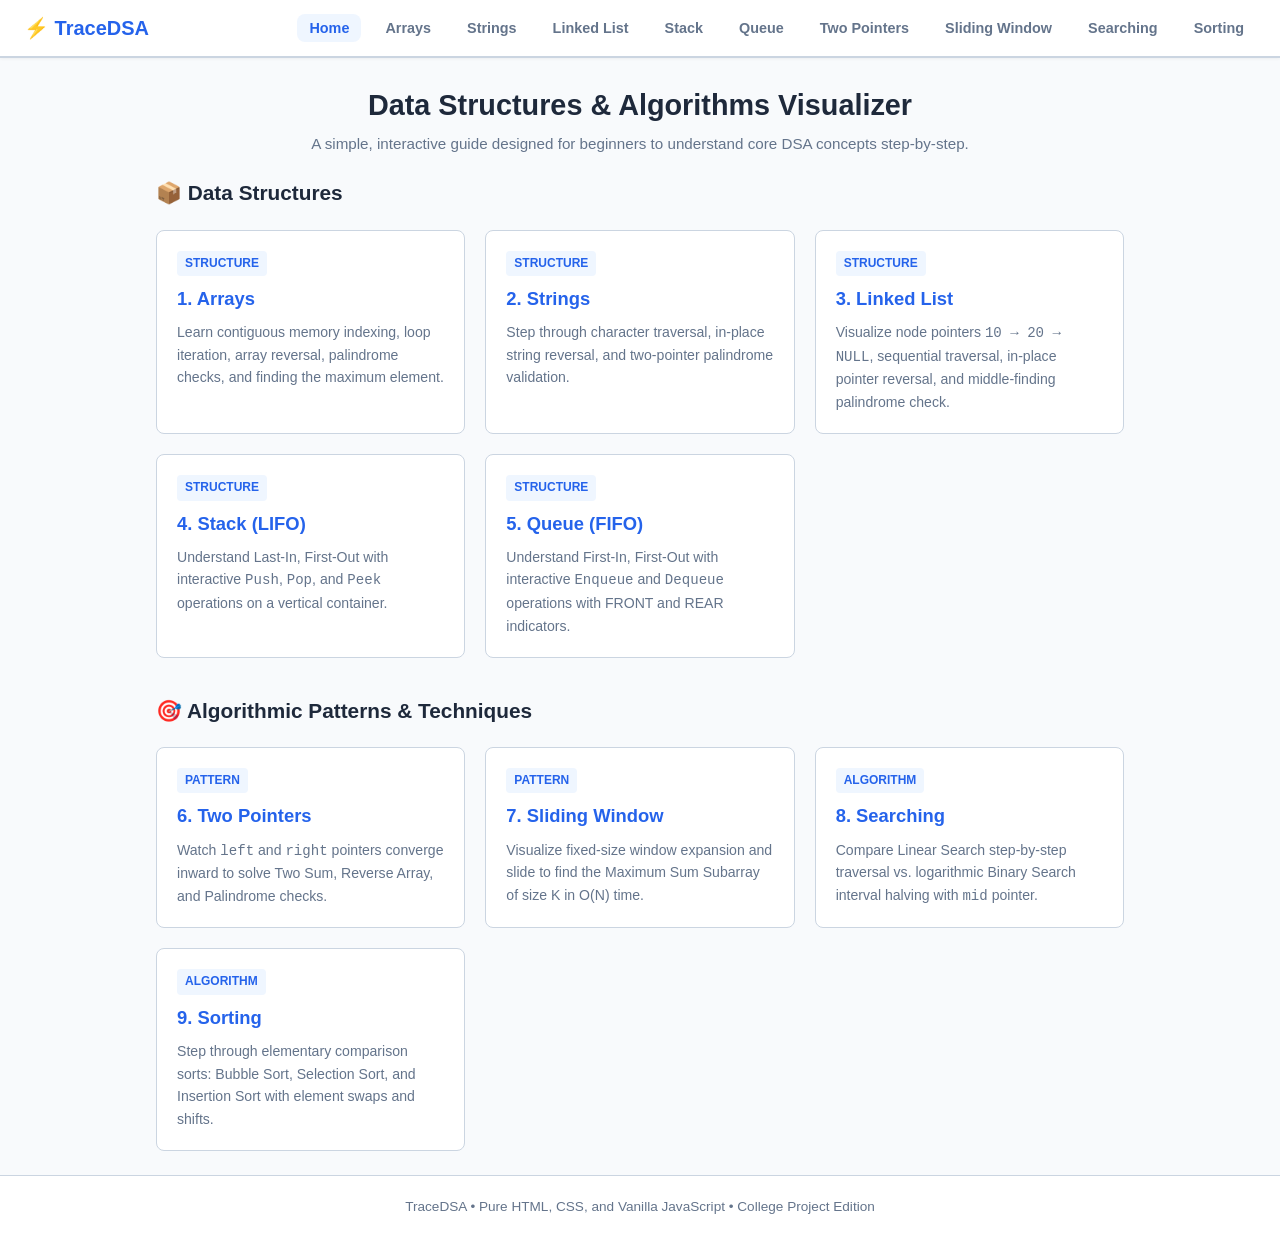
<file: index.html>
<!DOCTYPE html>
<html lang="en">
<head>
  <meta charset="UTF-8">
  <meta name="viewport" content="width=device-width, initial-scale=1.0">
  <title>TraceDSA - Learn Data Structures & Algorithms</title>
  <link rel="stylesheet" href="css/style.css">
</head>
<body>
  <!-- Navigation Header -->
  <header class="navbar">
    <a href="index.html" class="nav-brand">⚡ TraceDSA</a>
    <nav>
      <ul class="nav-links">
        <li><a href="index.html" class="active">Home</a></li>
        <li><a href="pages/arrays.html">Arrays</a></li>
        <li><a href="pages/strings.html">Strings</a></li>
        <li><a href="pages/linkedlist.html">Linked List</a></li>
        <li><a href="pages/stack.html">Stack</a></li>
        <li><a href="pages/queue.html">Queue</a></li>
        <li><a href="pages/twopointers.html">Two Pointers</a></li>
        <li><a href="pages/slidingwindow.html">Sliding Window</a></li>
        <li><a href="pages/searching.html">Searching</a></li>
        <li><a href="pages/sorting.html">Sorting</a></li>
      </ul>
    </nav>
  </header>

  <!-- Main Content -->
  <main class="container">
    <div class="page-header">
      <h1>Data Structures & Algorithms Visualizer</h1>
      <p>A simple, interactive guide designed for beginners to understand core DSA concepts step-by-step.</p>
    </div>

    <!-- Data Structures Section -->
    <section>
      <h2 style="margin-bottom: 12px; font-size: 1.3rem;">📦 Data Structures</h2>
      <div class="dashboard-grid">
        <a href="pages/arrays.html" class="topic-card">
          <span class="topic-tag">Structure</span>
          <h3>1. Arrays</h3>
          <p>Learn contiguous memory indexing, loop iteration, array reversal, palindrome checks, and finding the maximum element.</p>
        </a>

        <a href="pages/strings.html" class="topic-card">
          <span class="topic-tag">Structure</span>
          <h3>2. Strings</h3>
          <p>Step through character traversal, in-place string reversal, and two-pointer palindrome validation.</p>
        </a>

        <a href="pages/linkedlist.html" class="topic-card">
          <span class="topic-tag">Structure</span>
          <h3>3. Linked List</h3>
          <p>Visualize node pointers <code>10 → 20 → NULL</code>, sequential traversal, in-place pointer reversal, and middle-finding palindrome check.</p>
        </a>

        <a href="pages/stack.html" class="topic-card">
          <span class="topic-tag">Structure</span>
          <h3>4. Stack (LIFO)</h3>
          <p>Understand Last-In, First-Out with interactive <code>Push</code>, <code>Pop</code>, and <code>Peek</code> operations on a vertical container.</p>
        </a>

        <a href="pages/queue.html" class="topic-card">
          <span class="topic-tag">Structure</span>
          <h3>5. Queue (FIFO)</h3>
          <p>Understand First-In, First-Out with interactive <code>Enqueue</code> and <code>Dequeue</code> operations with FRONT and REAR indicators.</p>
        </a>
      </div>
    </section>

    <!-- Algorithmic Patterns Section -->
    <section style="margin-top: 36px;">
      <h2 style="margin-bottom: 12px; font-size: 1.3rem;">🎯 Algorithmic Patterns & Techniques</h2>
      <div class="dashboard-grid">
        <a href="pages/twopointers.html" class="topic-card">
          <span class="topic-tag">Pattern</span>
          <h3>6. Two Pointers</h3>
          <p>Watch <code>left</code> and <code>right</code> pointers converge inward to solve Two Sum, Reverse Array, and Palindrome checks.</p>
        </a>

        <a href="pages/slidingwindow.html" class="topic-card">
          <span class="topic-tag">Pattern</span>
          <h3>7. Sliding Window</h3>
          <p>Visualize fixed-size window expansion and slide to find the Maximum Sum Subarray of size K in O(N) time.</p>
        </a>

        <a href="pages/searching.html" class="topic-card">
          <span class="topic-tag">Algorithm</span>
          <h3>8. Searching</h3>
          <p>Compare Linear Search step-by-step traversal vs. logarithmic Binary Search interval halving with <code>mid</code> pointer.</p>
        </a>

        <a href="pages/sorting.html" class="topic-card">
          <span class="topic-tag">Algorithm</span>
          <h3>9. Sorting</h3>
          <p>Step through elementary comparison sorts: Bubble Sort, Selection Sort, and Insertion Sort with element swaps and shifts.</p>
        </a>
      </div>
    </section>
  </main>

  <footer>
    <p>TraceDSA &bull; Pure HTML, CSS, and Vanilla JavaScript &bull; College Project Edition</p>
  </footer>
</body>
</html>
</file>
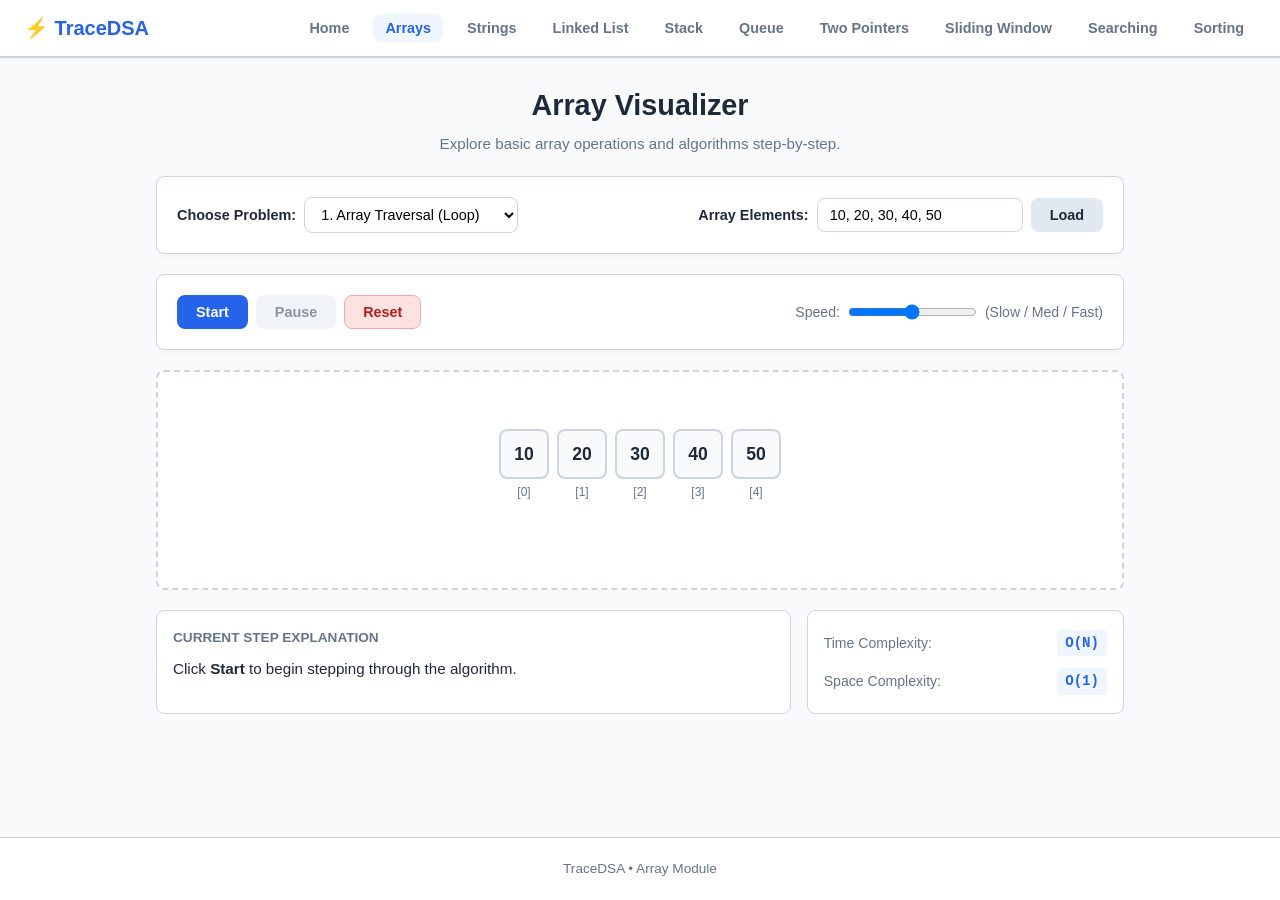
<file: pages/arrays.html>
<!DOCTYPE html>
<html lang="en">
<head>
  <meta charset="UTF-8">
  <meta name="viewport" content="width=device-width, initial-scale=1.0">
  <title>Array Visualizer - TraceDSA</title>
  <link rel="stylesheet" href="../css/style.css">
</head>
<body>
  <!-- Navigation Header -->
  <header class="navbar">
    <a href="../index.html" class="nav-brand">⚡ TraceDSA</a>
    <nav>
      <ul class="nav-links">
        <li><a href="../index.html">Home</a></li>
        <li><a href="arrays.html" class="active">Arrays</a></li>
        <li><a href="strings.html">Strings</a></li>
        <li><a href="linkedlist.html">Linked List</a></li>
        <li><a href="stack.html">Stack</a></li>
        <li><a href="queue.html">Queue</a></li>
        <li><a href="twopointers.html">Two Pointers</a></li>
        <li><a href="slidingwindow.html">Sliding Window</a></li>
        <li><a href="searching.html">Searching</a></li>
        <li><a href="sorting.html">Sorting</a></li>
      </ul>
    </nav>
  </header>

  <main class="container">
    <div class="page-header">
      <h1>Array Visualizer</h1>
      <p>Explore basic array operations and algorithms step-by-step.</p>
    </div>

    <!-- Inputs & Operation Selection -->
    <div class="card input-section">
      <div class="form-group">
        <label for="problemSelect">Choose Problem:</label>
        <select id="problemSelect">
          <option value="traversal">1. Array Traversal (Loop)</option>
          <option value="reverse">2. Reverse Array</option>
          <option value="palindrome">3. Palindrome Array</option>
          <option value="maxElement">4. Find Maximum Element</option>
        </select>
      </div>

      <div class="form-group">
        <label for="arrayInput">Array Elements:</label>
        <input type="text" id="arrayInput" value="10, 20, 30, 40, 50" placeholder="e.g. 10, 20, 30, 40, 50">
        <button class="btn btn-secondary" id="btnLoad">Load</button>
      </div>
    </div>

    <!-- Controls Bar -->
    <div class="card controls-section">
      <div class="btn-group">
        <button class="btn btn-primary" id="btnStart">Start</button>
        <button class="btn btn-secondary" id="btnPause" disabled>Pause</button>
        <button class="btn btn-danger" id="btnReset">Reset</button>
      </div>

      <div class="speed-control">
        <label for="speedSlider">Speed:</label>
        <input type="range" id="speedSlider" min="1" max="3" value="2" step="1">
        <span>(Slow / Med / Fast)</span>
      </div>
    </div>

    <!-- Visualization Canvas -->
    <div class="canvas-area" id="canvasArea">
      <!-- Array boxes rendered dynamically here -->
    </div>

    <!-- Step Info & Complexity -->
    <div class="info-grid">
      <div class="step-card">
        <h4>Current Step Explanation</h4>
        <div class="step-text" id="stepInfo">Click <strong>Start</strong> to begin stepping through the algorithm.</div>
        <div id="resultInfo" class="result-badge" style="display: none;"></div>
      </div>

      <div class="complexity-card">
        <div class="comp-item">
          <span>Time Complexity:</span>
          <span class="comp-badge" id="timeComp">O(N)</span>
        </div>
        <div class="comp-item">
          <span>Space Complexity:</span>
          <span class="comp-badge" id="spaceComp">O(1)</span>
        </div>
      </div>
    </div>
  </main>

  <footer>
    <p>TraceDSA &bull; Array Module</p>
  </footer>

  <script src="../js/common.js"></script>
  <script src="../js/arrays.js"></script>
</body>
</html>
</file>
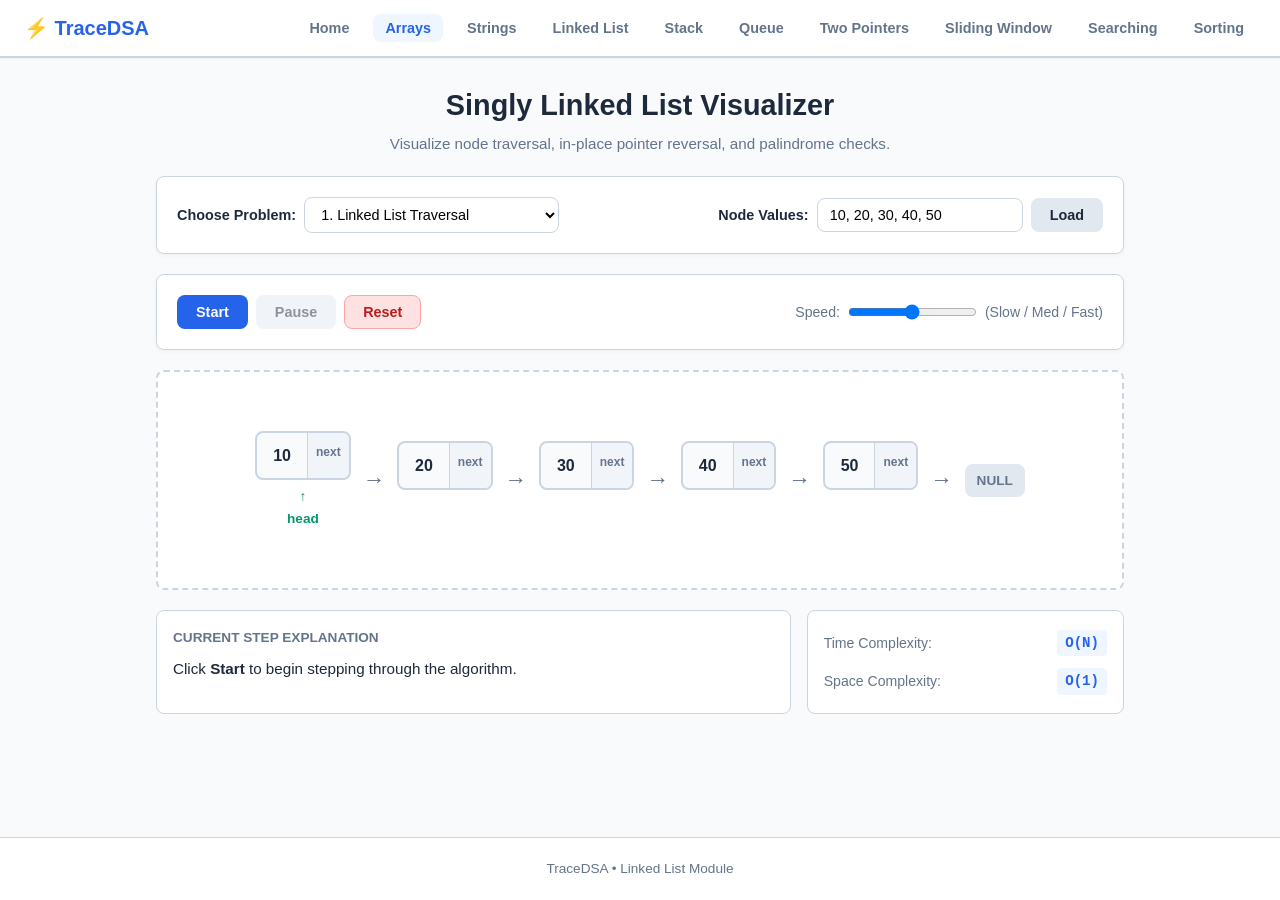
<file: pages/linkedlist.html>
<!DOCTYPE html>
<html lang="en">
<head>
  <meta charset="UTF-8">
  <meta name="viewport" content="width=device-width, initial-scale=1.0">
  <title>Linked List Visualizer - TraceDSA</title>
  <link rel="stylesheet" href="../css/style.css">
</head>
<body>
  <header class="navbar">
    <a href="../index.html" class="nav-brand">⚡ TraceDSA</a>
    <nav>
      <ul class="nav-links">
        <li><a href="../index.html">Home</a></li>
         <li><a href="arrays.html" class="active">Arrays</a></li>
        <li><a href="strings.html">Strings</a></li>
        <li><a href="linkedlist.html">Linked List</a></li>
        <li><a href="stack.html">Stack</a></li>
        <li><a href="queue.html">Queue</a></li>
        <li><a href="twopointers.html">Two Pointers</a></li>
        <li><a href="slidingwindow.html">Sliding Window</a></li>
        <li><a href="searching.html">Searching</a></li>
        <li><a href="sorting.html">Sorting</a></li>
      </ul>
    </nav>
  </header>

  <main class="container">
    <div class="page-header">
      <h1>Singly Linked List Visualizer</h1>
      <p>Visualize node traversal, in-place pointer reversal, and palindrome checks.</p>
    </div>

    <div class="card input-section">
      <div class="form-group">
        <label for="problemSelect">Choose Problem:</label>
        <select id="problemSelect">
          <option value="traversal">1. Linked List Traversal</option>
          <option value="reverse">2. Reverse Linked List (In-Place)</option>
          <option value="palindrome">3. Palindrome Linked List</option>
        </select>
      </div>

      <div class="form-group">
        <label for="llInput">Node Values:</label>
        <input type="text" id="llInput" value="10, 20, 30, 40, 50" placeholder="e.g. 10, 20, 30, 40">
        <button class="btn btn-secondary" id="btnLoad">Load</button>
      </div>
    </div>

    <div class="card controls-section">
      <div class="btn-group">
        <button class="btn btn-primary" id="btnStart">Start</button>
        <button class="btn btn-secondary" id="btnPause" disabled>Pause</button>
        <button class="btn btn-danger" id="btnReset">Reset</button>
      </div>

      <div class="speed-control">
        <label for="speedSlider">Speed:</label>
        <input type="range" id="speedSlider" min="1" max="3" value="2" step="1">
        <span>(Slow / Med / Fast)</span>
      </div>
    </div>

    <div class="canvas-area" id="canvasArea">
      <!-- Linked list nodes rendered dynamically here -->
    </div>

    <div class="info-grid">
      <div class="step-card">
        <h4>Current Step Explanation</h4>
        <div class="step-text" id="stepInfo">Click <strong>Start</strong> to begin stepping through the algorithm.</div>
        <div id="resultInfo" class="result-badge" style="display: none;"></div>
      </div>

      <div class="complexity-card">
        <div class="comp-item">
          <span>Time Complexity:</span>
          <span class="comp-badge" id="timeComp">O(N)</span>
        </div>
        <div class="comp-item">
          <span>Space Complexity:</span>
          <span class="comp-badge" id="spaceComp">O(1)</span>
        </div>
      </div>
    </div>
  </main>

  <footer>
    <p>TraceDSA &bull; Linked List Module</p>
  </footer>

  <script src="../js/common.js"></script>
  <script src="../js/linkedlist.js"></script>
</body>
</html>
</file>
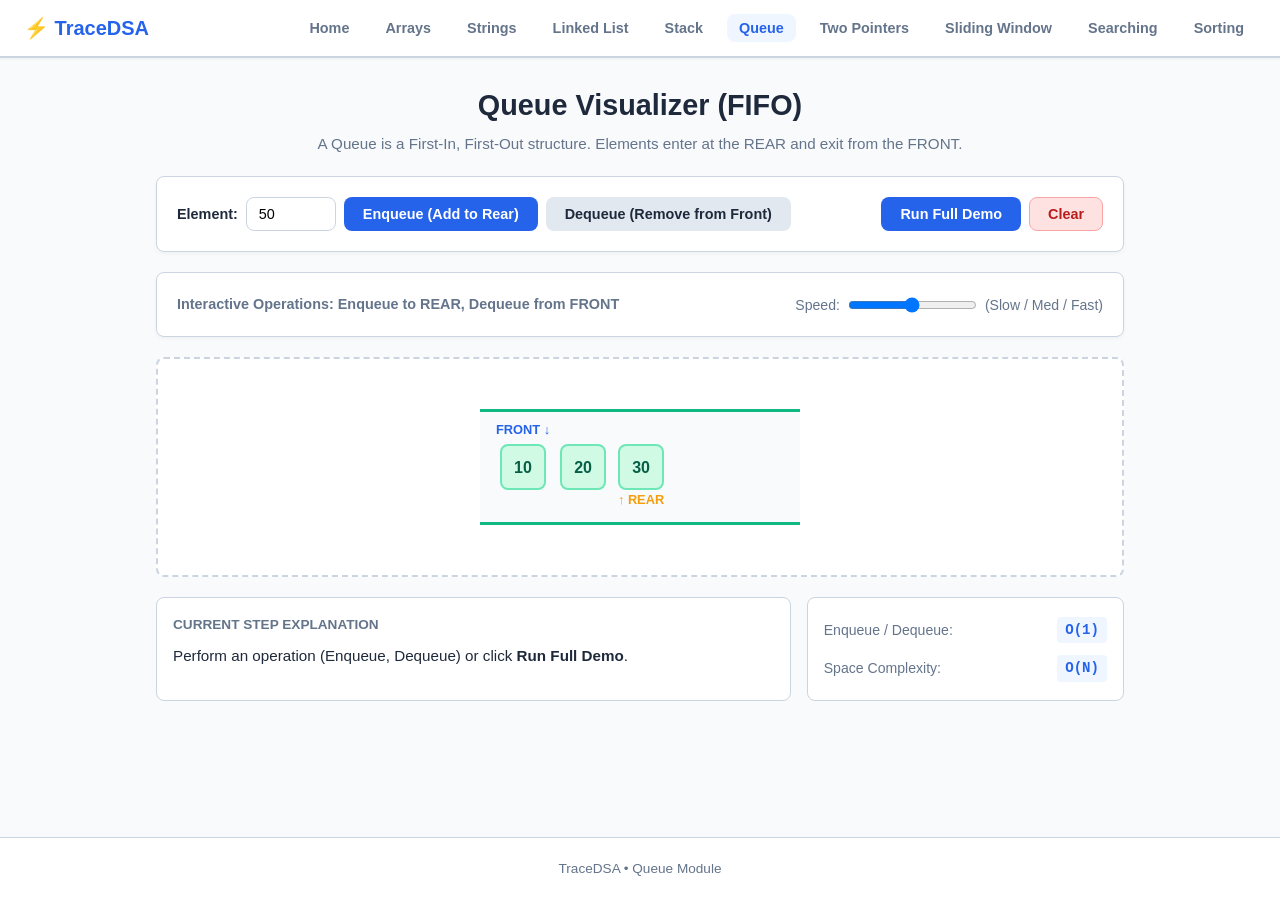
<file: pages/queue.html>
<!DOCTYPE html>
<html lang="en">
<head>
  <meta charset="UTF-8">
  <meta name="viewport" content="width=device-width, initial-scale=1.0">
  <title>Queue Visualizer - TraceDSA</title>
  <link rel="stylesheet" href="../css/style.css">
</head>
<body>
  <header class="navbar">
    <a href="../index.html" class="nav-brand">⚡ TraceDSA</a>
    <nav>
      <ul class="nav-links">
        <li><a href="../index.html">Home</a></li>
        <li><a href="arrays.html">Arrays</a></li>
        <li><a href="strings.html">Strings</a></li>
        <li><a href="linkedlist.html">Linked List</a></li>
        <li><a href="stack.html">Stack</a></li>
        <li><a href="queue.html" class="active">Queue</a></li>
        <li><a href="twopointers.html">Two Pointers</a></li>
        <li><a href="slidingwindow.html">Sliding Window</a></li>
        <li><a href="searching.html">Searching</a></li>
        <li><a href="sorting.html">Sorting</a></li>
      </ul>
    </nav>
  </header>

  <main class="container">
    <div class="page-header">
      <h1>Queue Visualizer (FIFO)</h1>
      <p>A Queue is a First-In, First-Out structure. Elements enter at the REAR and exit from the FRONT.</p>
    </div>

    <!-- Operations & Input -->
    <div class="card input-section">
      <div class="form-group">
        <label for="queueItemInput">Element:</label>
        <input type="number" id="queueItemInput" value="50" style="width: 90px;" placeholder="val">
        <button class="btn btn-primary" id="btnEnqueue">Enqueue (Add to Rear)</button>
        <button class="btn btn-secondary" id="btnDequeue">Dequeue (Remove from Front)</button>
      </div>

      <div class="form-group">
        <button class="btn btn-primary" id="btnStartDemo">Run Full Demo</button>
        <button class="btn btn-danger" id="btnClearQueue">Clear</button>
      </div>
    </div>

    <div class="card controls-section">
      <div class="btn-group">
        <span style="font-weight: 600; font-size: 0.9rem; color: var(--text-muted);">Interactive Operations: Enqueue to REAR, Dequeue from FRONT</span>
      </div>

      <div class="speed-control">
        <label for="speedSlider">Speed:</label>
        <input type="range" id="speedSlider" min="1" max="3" value="2" step="1">
        <span>(Slow / Med / Fast)</span>
      </div>
    </div>

    <!-- Canvas area with horizontal pipe and FRONT / REAR pointers -->
    <div class="canvas-area" id="canvasArea" style="min-height: 220px;">
      <!-- Queue pipe and indicators dynamically rendered here -->
    </div>

    <div class="info-grid">
      <div class="step-card">
        <h4>Current Step Explanation</h4>
        <div class="step-text" id="stepInfo">Perform an operation (Enqueue, Dequeue) or click <strong>Run Full Demo</strong>.</div>
        <div id="resultInfo" class="result-badge" style="display: none;"></div>
      </div>

      <div class="complexity-card">
        <div class="comp-item">
          <span>Enqueue / Dequeue:</span>
          <span class="comp-badge">O(1)</span>
        </div>
        <div class="comp-item">
          <span>Space Complexity:</span>
          <span class="comp-badge">O(N)</span>
        </div>
      </div>
    </div>
  </main>

  <footer>
    <p>TraceDSA &bull; Queue Module</p>
  </footer>

  <script src="../js/common.js"></script>
  <script src="../js/queue.js"></script>
</body>
</html>
</file>
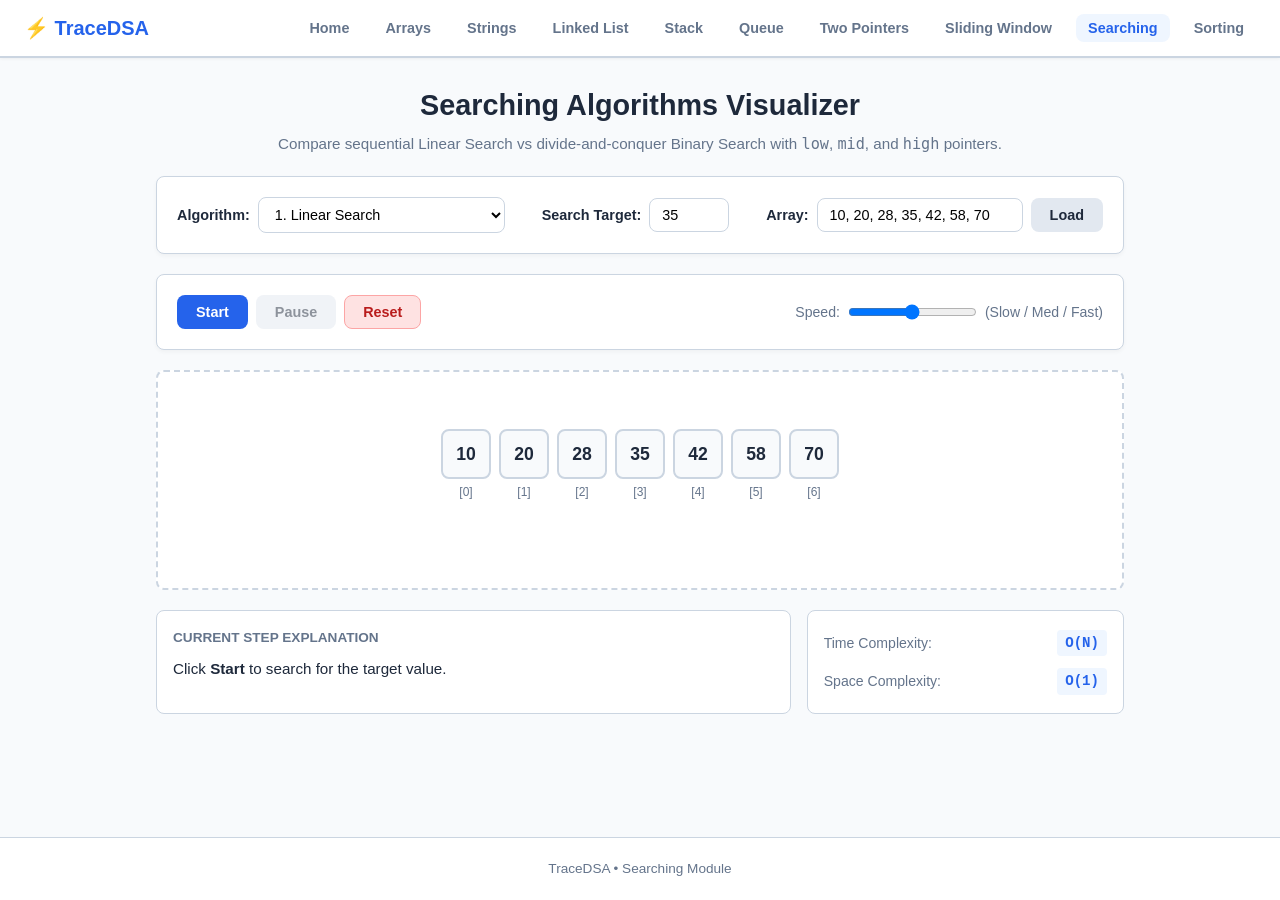
<file: pages/searching.html>
<!DOCTYPE html>
<html lang="en">
<head>
  <meta charset="UTF-8">
  <meta name="viewport" content="width=device-width, initial-scale=1.0">
  <title>Searching Visualizer - TraceDSA</title>
  <link rel="stylesheet" href="../css/style.css">
</head>
<body>
  <header class="navbar">
    <a href="../index.html" class="nav-brand">⚡ TraceDSA</a>
    <nav>
      <ul class="nav-links">
        <li><a href="../index.html">Home</a></li>
        <li><a href="arrays.html">Arrays</a></li>
        <li><a href="strings.html">Strings</a></li>
        <li><a href="linkedlist.html">Linked List</a></li>
        <li><a href="stack.html">Stack</a></li>
        <li><a href="queue.html">Queue</a></li>
        <li><a href="twopointers.html">Two Pointers</a></li>
        <li><a href="slidingwindow.html">Sliding Window</a></li>
        <li><a href="searching.html" class="active">Searching</a></li>
        <li><a href="sorting.html">Sorting</a></li>
      </ul>
    </nav>
  </header>

  <main class="container">
    <div class="page-header">
      <h1>Searching Algorithms Visualizer</h1>
      <p>Compare sequential Linear Search vs divide-and-conquer Binary Search with <code>low</code>, <code>mid</code>, and <code>high</code> pointers.</p>
    </div>

    <div class="card input-section">
      <div class="form-group">
        <label for="algorithmSelect">Algorithm:</label>
        <select id="algorithmSelect">
          <option value="linear">1. Linear Search</option>
          <option value="binary">2. Binary Search (Sorted Array)</option>
        </select>
      </div>

      <div class="form-group">
        <label for="targetInput">Search Target:</label>
        <input type="number" id="targetInput" value="35" style="width: 80px;">
      </div>

      <div class="form-group">
        <label for="arrayInput">Array:</label>
        <input type="text" id="arrayInput" value="10, 20, 28, 35, 42, 58, 70" placeholder="e.g. 10, 20, 35, 42">
        <button class="btn btn-secondary" id="btnLoad">Load</button>
      </div>
    </div>

    <div class="card controls-section">
      <div class="btn-group">
        <button class="btn btn-primary" id="btnStart">Start</button>
        <button class="btn btn-secondary" id="btnPause" disabled>Pause</button>
        <button class="btn btn-danger" id="btnReset">Reset</button>
      </div>

      <div class="speed-control">
        <label for="speedSlider">Speed:</label>
        <input type="range" id="speedSlider" min="1" max="3" value="2" step="1">
        <span>(Slow / Med / Fast)</span>
      </div>
    </div>

    <div class="canvas-area" id="canvasArea">
      <!-- Search visualization canvas -->
    </div>

    <div class="info-grid">
      <div class="step-card">
        <h4>Current Step Explanation</h4>
        <div class="step-text" id="stepInfo">Click <strong>Start</strong> to search for the target.</div>
        <div id="resultInfo" class="result-badge" style="display: none;"></div>
      </div>

      <div class="complexity-card">
        <div class="comp-item">
          <span>Time Complexity:</span>
          <span class="comp-badge" id="timeComp">O(N)</span>
        </div>
        <div class="comp-item">
          <span>Space Complexity:</span>
          <span class="comp-badge" id="spaceComp">O(1)</span>
        </div>
      </div>
    </div>
  </main>

  <footer>
    <p>TraceDSA &bull; Searching Module</p>
  </footer>

  <script src="../js/common.js"></script>
  <script src="../js/searching.js"></script>
</body>
</html>
</file>
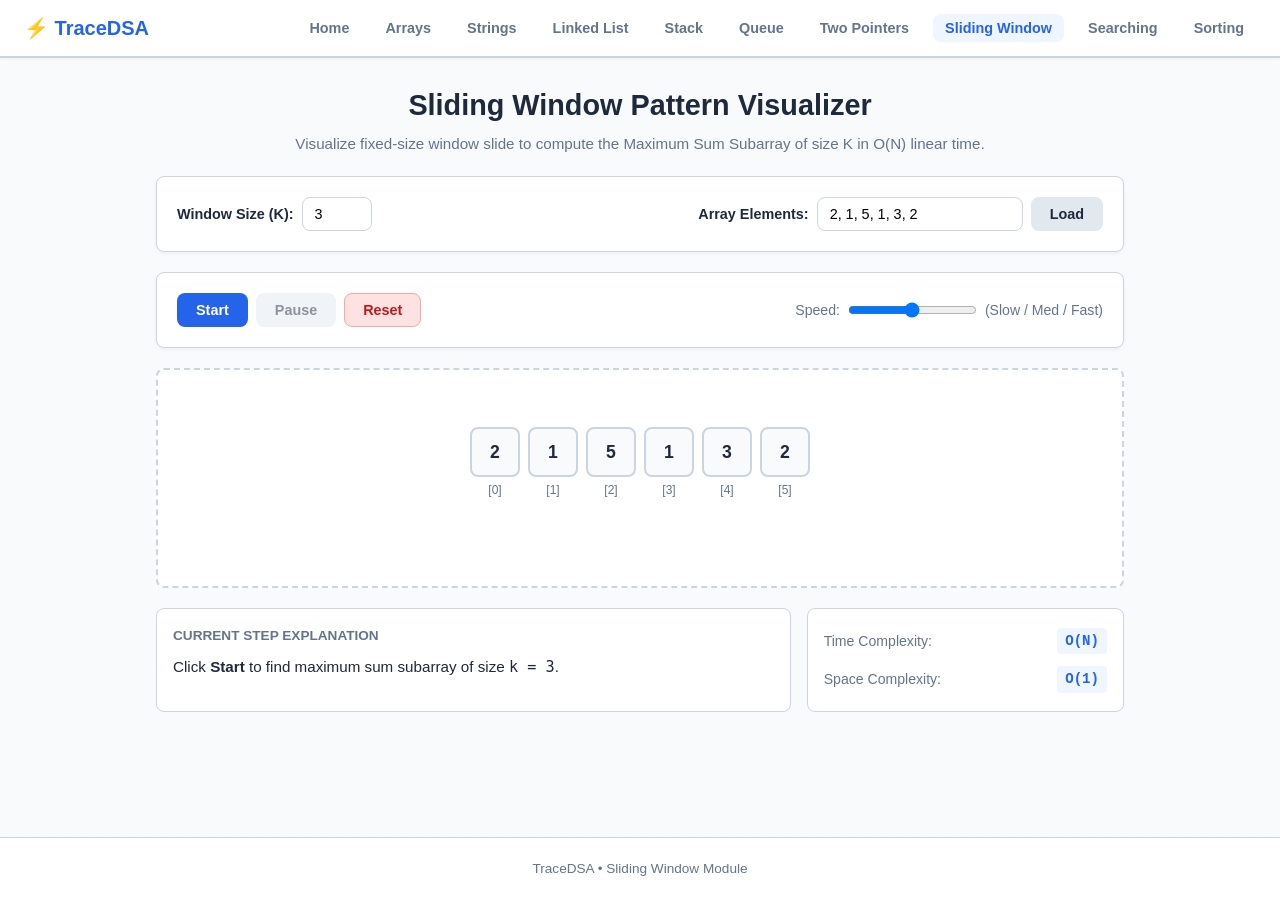
<file: pages/slidingwindow.html>
<!DOCTYPE html>
<html lang="en">
<head>
  <meta charset="UTF-8">
  <meta name="viewport" content="width=device-width, initial-scale=1.0">
  <title>Sliding Window Pattern - TraceDSA</title>
  <link rel="stylesheet" href="../css/style.css">
</head>
<body>
  <header class="navbar">
    <a href="../index.html" class="nav-brand">⚡ TraceDSA</a>
    <nav>
      <ul class="nav-links">
        <li><a href="../index.html">Home</a></li>
        <li><a href="arrays.html">Arrays</a></li>
        <li><a href="strings.html">Strings</a></li>
        <li><a href="linkedlist.html">Linked List</a></li>
        <li><a href="stack.html">Stack</a></li>
        <li><a href="queue.html">Queue</a></li>
        <li><a href="twopointers.html">Two Pointers</a></li>
        <li><a href="slidingwindow.html" class="active">Sliding Window</a></li>
        <li><a href="searching.html">Searching</a></li>
        <li><a href="sorting.html">Sorting</a></li>
      </ul>
    </nav>
  </header>

  <main class="container">
    <div class="page-header">
      <h1>Sliding Window Pattern Visualizer</h1>
      <p>Visualize fixed-size window slide to compute the Maximum Sum Subarray of size K in O(N) linear time.</p>
    </div>

    <div class="card input-section">
      <div class="form-group">
        <label for="kInput">Window Size (K):</label>
        <input type="number" id="kInput" value="3" min="1" max="6" style="width: 70px;">
      </div>

      <div class="form-group">
        <label for="arrayInput">Array Elements:</label>
        <input type="text" id="arrayInput" value="2, 1, 5, 1, 3, 2" placeholder="e.g. 2, 1, 5, 1, 3, 2">
        <button class="btn btn-secondary" id="btnLoad">Load</button>
      </div>
    </div>

    <div class="card controls-section">
      <div class="btn-group">
        <button class="btn btn-primary" id="btnStart">Start</button>
        <button class="btn btn-secondary" id="btnPause" disabled>Pause</button>
        <button class="btn btn-danger" id="btnReset">Reset</button>
      </div>

      <div class="speed-control">
        <label for="speedSlider">Speed:</label>
        <input type="range" id="speedSlider" min="1" max="3" value="2" step="1">
        <span>(Slow / Med / Fast)</span>
      </div>
    </div>

    <div class="canvas-area" id="canvasArea">
      <!-- Array with window frame and running sum -->
    </div>

    <div class="info-grid">
      <div class="step-card">
        <h4>Current Step Explanation</h4>
        <div class="step-text" id="stepInfo">Click <strong>Start</strong> to begin sliding the window of size K.</div>
        <div id="resultInfo" class="result-badge" style="display: none;"></div>
      </div>

      <div class="complexity-card">
        <div class="comp-item">
          <span>Time Complexity:</span>
          <span class="comp-badge" id="timeComp">O(N)</span>
        </div>
        <div class="comp-item">
          <span>Space Complexity:</span>
          <span class="comp-badge" id="spaceComp">O(1)</span>
        </div>
      </div>
    </div>
  </main>

  <footer>
    <p>TraceDSA &bull; Sliding Window Module</p>
  </footer>

  <script src="../js/common.js"></script>
  <script src="../js/slidingwindow.js"></script>
</body>
</html>
</file>
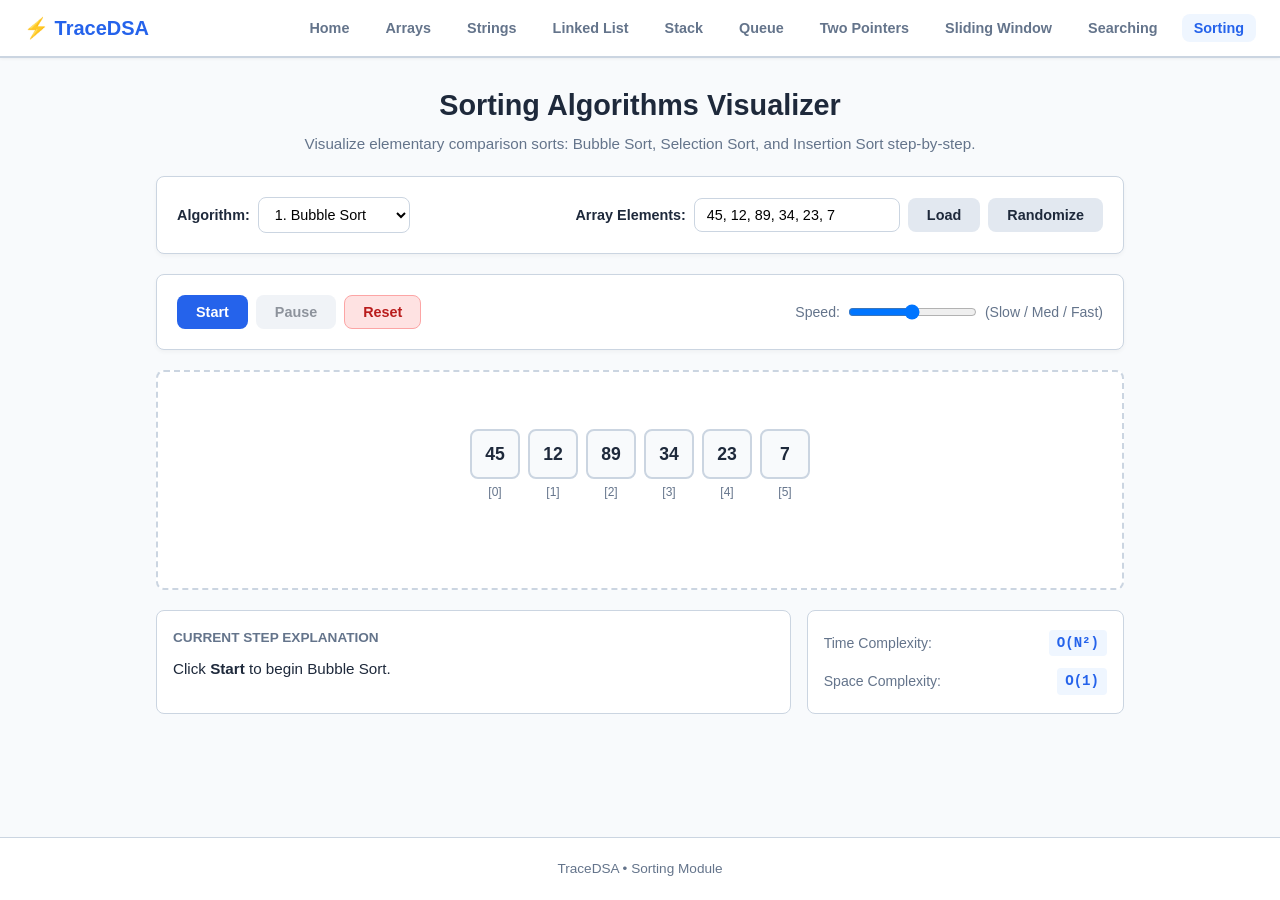
<file: pages/sorting.html>
<!DOCTYPE html>
<html lang="en">
<head>
  <meta charset="UTF-8">
  <meta name="viewport" content="width=device-width, initial-scale=1.0">
  <title>Sorting Visualizer - TraceDSA</title>
  <link rel="stylesheet" href="../css/style.css">
</head>
<body>
  <header class="navbar">
    <a href="../index.html" class="nav-brand">⚡ TraceDSA</a>
    <nav>
      <ul class="nav-links">
        <li><a href="../index.html">Home</a></li>
        <li><a href="arrays.html">Arrays</a></li>
        <li><a href="strings.html">Strings</a></li>
        <li><a href="linkedlist.html">Linked List</a></li>
        <li><a href="stack.html">Stack</a></li>
        <li><a href="queue.html">Queue</a></li>
        <li><a href="twopointers.html">Two Pointers</a></li>
        <li><a href="slidingwindow.html">Sliding Window</a></li>
        <li><a href="searching.html">Searching</a></li>
        <li><a href="sorting.html" class="active">Sorting</a></li>
      </ul>
    </nav>
  </header>

  <main class="container">
    <div class="page-header">
      <h1>Sorting Algorithms Visualizer</h1>
      <p>Visualize elementary comparison sorts: Bubble Sort, Selection Sort, and Insertion Sort step-by-step.</p>
    </div>

    <div class="card input-section">
      <div class="form-group">
        <label for="algoSelect">Algorithm:</label>
        <select id="algoSelect">
          <option value="bubblesort">1. Bubble Sort</option>
          <option value="selectionsort">2. Selection Sort</option>
          <option value="insertionsort">3. Insertion Sort</option>
        </select>
      </div>

      <div class="form-group">
        <label for="arrayInput">Array Elements:</label>
        <input type="text" id="arrayInput" value="45, 12, 89, 34, 23, 7" placeholder="e.g. 45, 12, 89, 34, 23">
        <button class="btn btn-secondary" id="btnLoad">Load</button>
        <button class="btn btn-secondary" id="btnRandom">Randomize</button>
      </div>
    </div>

    <div class="card controls-section">
      <div class="btn-group">
        <button class="btn btn-primary" id="btnStart">Start</button>
        <button class="btn btn-secondary" id="btnPause" disabled>Pause</button>
        <button class="btn btn-danger" id="btnReset">Reset</button>
      </div>

      <div class="speed-control">
        <label for="speedSlider">Speed:</label>
        <input type="range" id="speedSlider" min="1" max="3" value="2" step="1">
        <span>(Slow / Med / Fast)</span>
      </div>
    </div>

    <div class="canvas-area" id="canvasArea">
      <!-- Bubble sort bars/boxes rendered here -->
    </div>

    <div class="info-grid">
      <div class="step-card">
        <h4>Current Step Explanation</h4>
        <div class="step-text" id="stepInfo">Click <strong>Start</strong> to begin sorting.</div>
        <div id="resultInfo" class="result-badge" style="display: none;"></div>
      </div>

      <div class="complexity-card">
        <div class="comp-item">
          <span>Time Complexity:</span>
          <span class="comp-badge" id="timeComp">O(N²)</span>
        </div>
        <div class="comp-item">
          <span>Space Complexity:</span>
          <span class="comp-badge" id="spaceComp">O(1)</span>
        </div>
      </div>
    </div>
  </main>

  <footer>
    <p>TraceDSA &bull; Sorting Module</p>
  </footer>

  <script src="../js/common.js"></script>
  <script src="../js/sorting.js"></script>
</body>
</html>
</file>
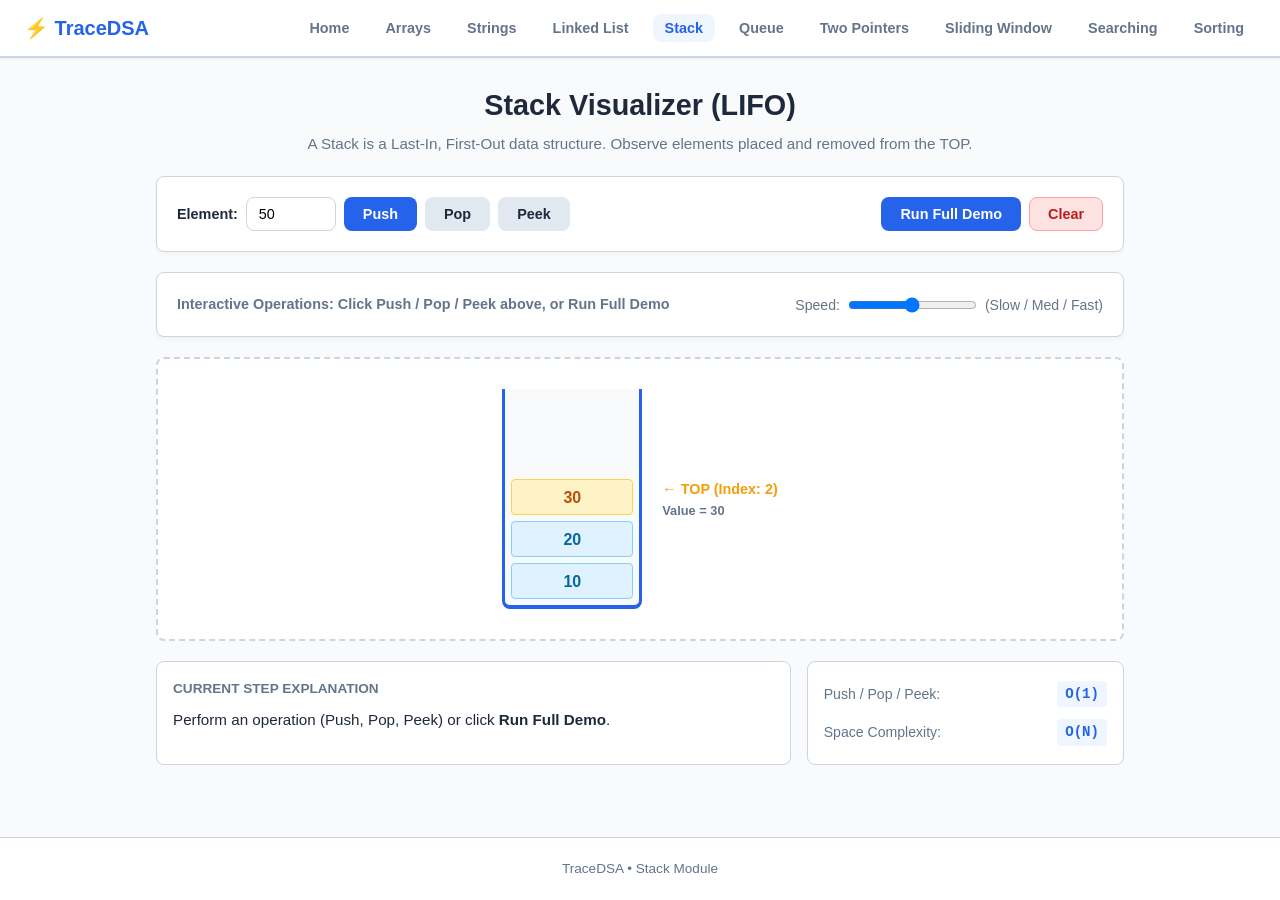
<file: pages/stack.html>
<!DOCTYPE html>
<html lang="en">
<head>
  <meta charset="UTF-8">
  <meta name="viewport" content="width=device-width, initial-scale=1.0">
  <title>Stack Visualizer - TraceDSA</title>
  <link rel="stylesheet" href="../css/style.css">
</head>
<body>
  <header class="navbar">
    <a href="../index.html" class="nav-brand">⚡ TraceDSA</a>
    <nav>
      <ul class="nav-links">
        <li><a href="../index.html">Home</a></li>
        <li><a href="arrays.html">Arrays</a></li>
        <li><a href="strings.html">Strings</a></li>
        <li><a href="linkedlist.html">Linked List</a></li>
        <li><a href="stack.html" class="active">Stack</a></li>
        <li><a href="queue.html">Queue</a></li>
        <li><a href="twopointers.html">Two Pointers</a></li>
        <li><a href="slidingwindow.html">Sliding Window</a></li>
        <li><a href="searching.html">Searching</a></li>
        <li><a href="sorting.html">Sorting</a></li>
      </ul>
    </nav>
  </header>

  <main class="container">
    <div class="page-header">
      <h1>Stack Visualizer (LIFO)</h1>
      <p>A Stack is a Last-In, First-Out data structure. Observe elements placed and removed from the TOP.</p>
    </div>

    <!-- Operations & Input -->
    <div class="card input-section">
      <div class="form-group">
        <label for="stackItemInput">Element:</label>
        <input type="number" id="stackItemInput" value="50" style="width: 90px;" placeholder="val">
        <button class="btn btn-primary" id="btnPush">Push</button>
        <button class="btn btn-secondary" id="btnPop">Pop</button>
        <button class="btn btn-secondary" id="btnPeek">Peek</button>
      </div>

      <div class="form-group">
        <button class="btn btn-primary" id="btnStartDemo">Run Full Demo</button>
        <button class="btn btn-danger" id="btnClearStack">Clear</button>
      </div>
    </div>

    <div class="card controls-section">
      <div class="btn-group">
        <span style="font-weight: 600; font-size: 0.9rem; color: var(--text-muted);">Interactive Operations: Click Push / Pop / Peek above, or Run Full Demo</span>
      </div>

      <div class="speed-control">
        <label for="speedSlider">Speed:</label>
        <input type="range" id="speedSlider" min="1" max="3" value="2" step="1">
        <span>(Slow / Med / Fast)</span>
      </div>
    </div>

    <!-- Canvas area with vertical container -->
    <div class="canvas-area" id="canvasArea" style="min-height: 280px;">
      <!-- Stack container rendered here -->
    </div>

    <div class="info-grid">
      <div class="step-card">
        <h4>Current Step Explanation</h4>
        <div class="step-text" id="stepInfo">Perform an operation (Push, Pop, Peek) or click <strong>Run Full Demo</strong>.</div>
        <div id="resultInfo" class="result-badge" style="display: none;"></div>
      </div>

      <div class="complexity-card">
        <div class="comp-item">
          <span>Push / Pop / Peek:</span>
          <span class="comp-badge">O(1)</span>
        </div>
        <div class="comp-item">
          <span>Space Complexity:</span>
          <span class="comp-badge">O(N)</span>
        </div>
      </div>
    </div>
  </main>

  <footer>
    <p>TraceDSA &bull; Stack Module</p>
  </footer>

  <script src="../js/common.js"></script>
  <script src="../js/stack.js"></script>
</body>
</html>
</file>
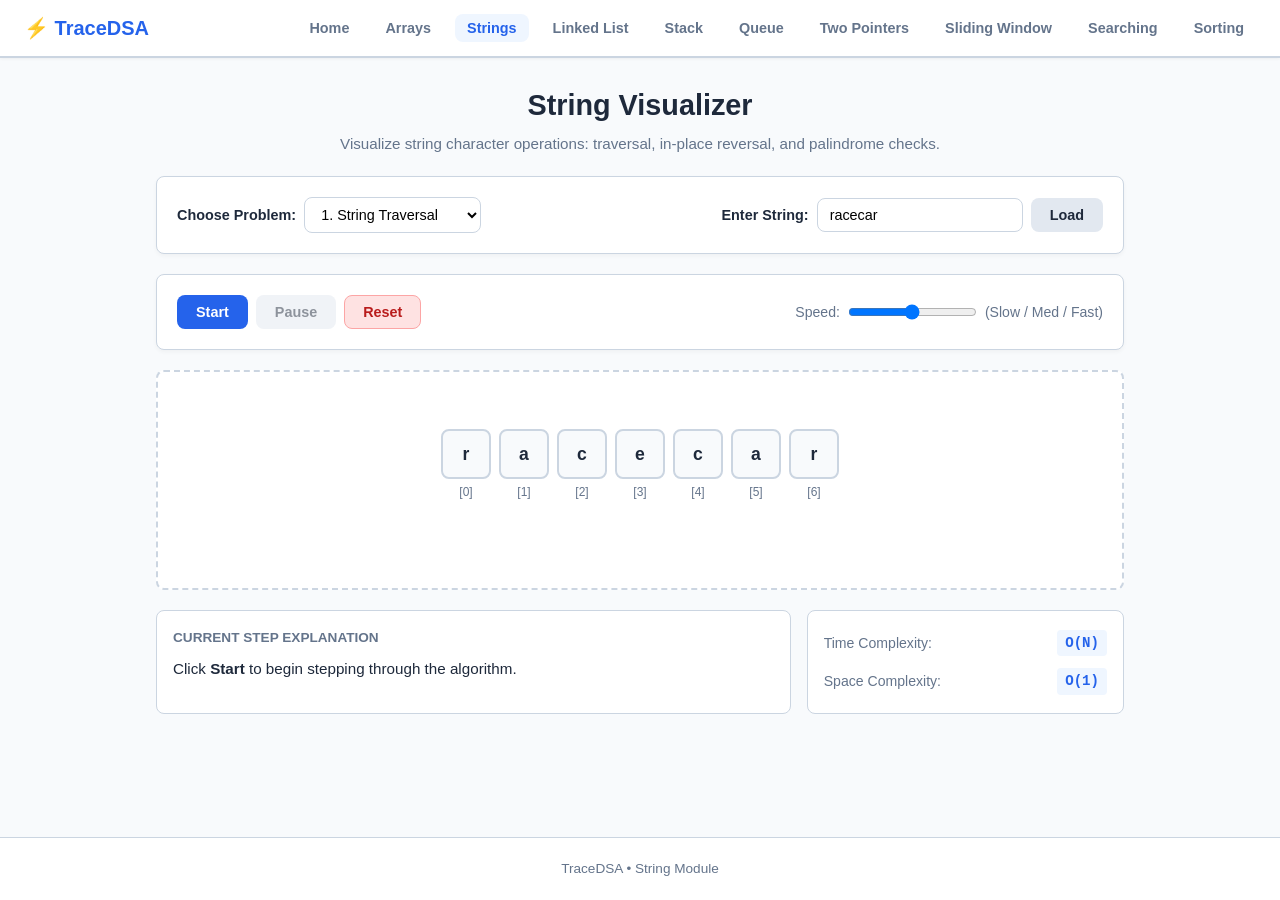
<file: pages/strings.html>
<!DOCTYPE html>
<html lang="en">
<head>
  <meta charset="UTF-8">
  <meta name="viewport" content="width=device-width, initial-scale=1.0">
  <title>String Visualizer - TraceDSA</title>
  <link rel="stylesheet" href="../css/style.css">
</head>
<body>
  <header class="navbar">
    <a href="../index.html" class="nav-brand">⚡ TraceDSA</a>
    <nav>
      <ul class="nav-links">
        <li><a href="../index.html">Home</a></li>
        <li><a href="arrays.html">Arrays</a></li>
        <li><a href="strings.html" class="active">Strings</a></li>
        <li><a href="linkedlist.html">Linked List</a></li>
        <li><a href="stack.html">Stack</a></li>
        <li><a href="queue.html">Queue</a></li>
        <li><a href="twopointers.html">Two Pointers</a></li>
        <li><a href="slidingwindow.html">Sliding Window</a></li>
        <li><a href="searching.html">Searching</a></li>
        <li><a href="sorting.html">Sorting</a></li>
      </ul>
    </nav>
  </header>

  <main class="container">
    <div class="page-header">
      <h1>String Visualizer</h1>
      <p>Visualize string character operations: traversal, in-place reversal, and palindrome checks.</p>
    </div>

    <div class="card input-section">
      <div class="form-group">
        <label for="problemSelect">Choose Problem:</label>
        <select id="problemSelect">
          <option value="traversal">1. String Traversal</option>
          <option value="reverse">2. Reverse String</option>
          <option value="palindrome">3. Palindrome String</option>
        </select>
      </div>

      <div class="form-group">
        <label for="stringInput">Enter String:</label>
        <input type="text" id="stringInput" value="racecar" placeholder="e.g. racecar or hello">
        <button class="btn btn-secondary" id="btnLoad">Load</button>
      </div>
    </div>

    <div class="card controls-section">
      <div class="btn-group">
        <button class="btn btn-primary" id="btnStart">Start</button>
        <button class="btn btn-secondary" id="btnPause" disabled>Pause</button>
        <button class="btn btn-danger" id="btnReset">Reset</button>
      </div>

      <div class="speed-control">
        <label for="speedSlider">Speed:</label>
        <input type="range" id="speedSlider" min="1" max="3" value="2" step="1">
        <span>(Slow / Med / Fast)</span>
      </div>
    </div>

    <div class="canvas-area" id="canvasArea">
      <!-- String character boxes dynamically rendered here -->
    </div>

    <div class="info-grid">
      <div class="step-card">
        <h4>Current Step Explanation</h4>
        <div class="step-text" id="stepInfo">Click <strong>Start</strong> to begin stepping through the algorithm.</div>
        <div id="resultInfo" class="result-badge" style="display: none;"></div>
      </div>

      <div class="complexity-card">
        <div class="comp-item">
          <span>Time Complexity:</span>
          <span class="comp-badge" id="timeComp">O(N)</span>
        </div>
        <div class="comp-item">
          <span>Space Complexity:</span>
          <span class="comp-badge" id="spaceComp">O(1)</span>
        </div>
      </div>
    </div>
  </main>

  <footer>
    <p>TraceDSA &bull; String Module</p>
  </footer>

  <script src="../js/common.js"></script>
  <script src="../js/strings.js"></script>
</body>
</html>
</file>
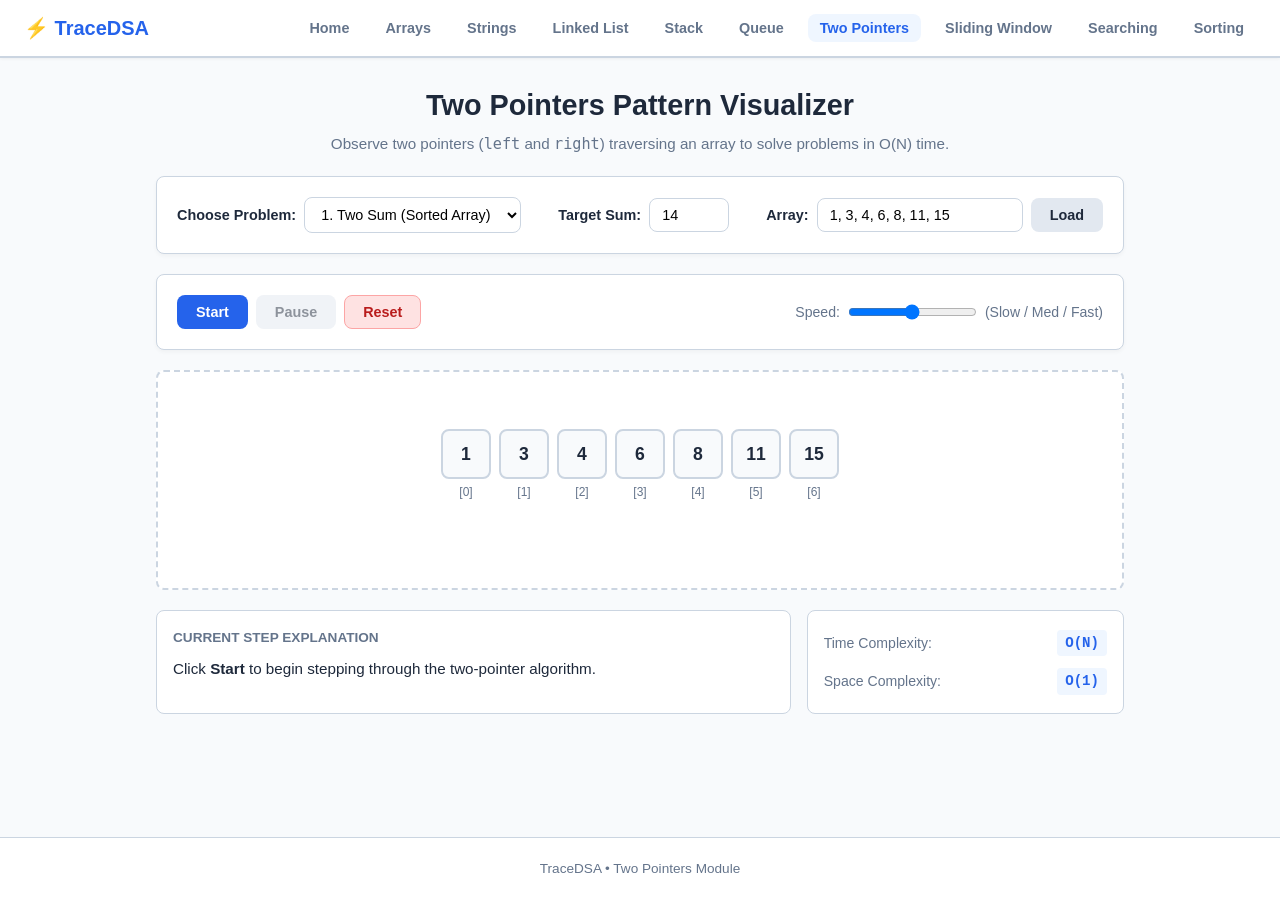
<file: pages/twopointers.html>
<!DOCTYPE html>
<html lang="en">
<head>
  <meta charset="UTF-8">
  <meta name="viewport" content="width=device-width, initial-scale=1.0">
  <title>Two Pointers Pattern - TraceDSA</title>
  <link rel="stylesheet" href="../css/style.css">
</head>
<body>
  <header class="navbar">
    <a href="../index.html" class="nav-brand">⚡ TraceDSA</a>
    <nav>
      <ul class="nav-links">
        <li><a href="../index.html">Home</a></li>
        <li><a href="arrays.html">Arrays</a></li>
        <li><a href="strings.html">Strings</a></li>
        <li><a href="linkedlist.html">Linked List</a></li>
        <li><a href="stack.html">Stack</a></li>
        <li><a href="queue.html">Queue</a></li>
        <li><a href="twopointers.html" class="active">Two Pointers</a></li>
        <li><a href="slidingwindow.html">Sliding Window</a></li>
        <li><a href="searching.html">Searching</a></li>
        <li><a href="sorting.html">Sorting</a></li>
      </ul>
    </nav>
  </header>

  <main class="container">
    <div class="page-header">
      <h1>Two Pointers Pattern Visualizer</h1>
      <p>Observe two pointers (<code>left</code> and <code>right</code>) traversing an array to solve problems in O(N) time.</p>
    </div>

    <div class="card input-section">
      <div class="form-group">
        <label for="problemSelect">Choose Problem:</label>
        <select id="problemSelect">
          <option value="twosum">1. Two Sum (Sorted Array)</option>
          <option value="reverse">2. Reverse Array</option>
          <option value="palindrome">3. Palindrome Check</option>
        </select>
      </div>

      <div class="form-group" id="targetGroup">
        <label for="targetInput">Target Sum:</label>
        <input type="number" id="targetInput" value="14" style="width: 80px;">
      </div>

      <div class="form-group">
        <label for="arrayInput">Array:</label>
        <input type="text" id="arrayInput" value="1, 3, 4, 6, 8, 11, 15" placeholder="sorted numbers">
        <button class="btn btn-secondary" id="btnLoad">Load</button>
      </div>
    </div>

    <div class="card controls-section">
      <div class="btn-group">
        <button class="btn btn-primary" id="btnStart">Start</button>
        <button class="btn btn-secondary" id="btnPause" disabled>Pause</button>
        <button class="btn btn-danger" id="btnReset">Reset</button>
      </div>

      <div class="speed-control">
        <label for="speedSlider">Speed:</label>
        <input type="range" id="speedSlider" min="1" max="3" value="2" step="1">
        <span>(Slow / Med / Fast)</span>
      </div>
    </div>

    <div class="canvas-area" id="canvasArea">
      <!-- Array with left & right pointers -->
    </div>

    <div class="info-grid">
      <div class="step-card">
        <h4>Current Step Explanation</h4>
        <div class="step-text" id="stepInfo">Click <strong>Start</strong> to watch left and right pointers converge.</div>
        <div id="resultInfo" class="result-badge" style="display: none;"></div>
      </div>

      <div class="complexity-card">
        <div class="comp-item">
          <span>Time Complexity:</span>
          <span class="comp-badge" id="timeComp">O(N)</span>
        </div>
        <div class="comp-item">
          <span>Space Complexity:</span>
          <span class="comp-badge" id="spaceComp">O(1)</span>
        </div>
      </div>
    </div>
  </main>

  <footer>
    <p>TraceDSA &bull; Two Pointers Module</p>
  </footer>

  <script src="../js/common.js"></script>
  <script src="../js/twopointers.js"></script>
</body>
</html>
</file>
<file: css/style.css>
/* ==========================================================================
   Basic TraceDSA - Simple & Clean College Project Stylesheet
   ========================================================================== */

:root {
  --primary: #2563eb;
  --primary-hover: #1d4ed8;
  --bg-color: #f8fafc;
  --card-bg: #ffffff;
  --text-main: #1e293b;
  --text-muted: #64748b;
  --border-color: #cbd5e1;

  --accent-active: #f59e0b;     
  --accent-match: #10b981;      
  --accent-compare: #3b82f6;   
  --accent-mismatch: #ef4444;  
  --accent-window: #e0f2fe;     

  --radius: 8px;
  --font-sans: 'Segoe UI', Tahoma, Geneva, Verdana, sans-serif;
  --font-mono: 'Courier New', Courier, monospace;
}

* {
  box-sizing: border-box;
  margin: 0;
  padding: 0;
}

body {
  font-family: var(--font-sans);
  background-color: var(--bg-color);
  color: var(--text-main);
  line-height: 1.6;
  min-height: 100vh;
  display: flex;
  flex-direction: column;
}

/* --------------------------------------------------------------------------
   Navigation Bar
   -------------------------------------------------------------------------- */
.navbar {
  background-color: #ffffff;
  border-bottom: 2px solid var(--border-color);
  padding: 12px 24px;
  display: flex;
  align-items: center;
  justify-content: space-between;
  box-shadow: 0 1px 3px rgba(0,0,0,0.05);
}

.nav-brand {
  font-size: 1.25rem;
  font-weight: 700;
  color: var(--primary);
  text-decoration: none;
  display: flex;
  align-items: center;
  gap: 8px;
}

.nav-links {
  display: flex;
  gap: 12px;
  list-style: none;
  flex-wrap: wrap;
}

.nav-links a {
  text-decoration: none;
  color: var(--text-muted);
  font-weight: 600;
  font-size: 0.9rem;
  padding: 6px 12px;
  border-radius: var(--radius);
  transition: all 0.2s;
}

.nav-links a:hover,
.nav-links a.active {
  color: var(--primary);
  background-color: #eff6ff;
}

/* --------------------------------------------------------------------------
   Container & Layout
   -------------------------------------------------------------------------- */
.container {
  max-width: 1000px;
  margin: 24px auto;
  padding: 0 16px;
  width: 100%;
  flex: 1;
}

.page-header {
  margin-bottom: 20px;
  text-align: center;
}

.page-header h1 {
  font-size: 1.8rem;
  color: var(--text-main);
}

.page-header p {
  color: var(--text-muted);
  font-size: 0.95rem;
  margin-top: 4px;
}

/* --------------------------------------------------------------------------
   Cards & Sections
   -------------------------------------------------------------------------- */
.card {
  background: var(--card-bg);
  border: 1px solid var(--border-color);
  border-radius: var(--radius);
  padding: 20px;
  margin-bottom: 20px;
  box-shadow: 0 2px 4px rgba(0,0,0,0.04);
}

/* Home Dashboard Grid */
.dashboard-grid {
  display: grid;
  grid-template-columns: repeat(auto-fit, minmax(280px, 1fr));
  gap: 20px;
  margin-top: 20px;
}

.topic-card {
  background: #ffffff;
  border: 1px solid var(--border-color);
  border-radius: var(--radius);
  padding: 20px;
  text-decoration: none;
  color: inherit;
  transition: transform 0.2s, box-shadow 0.2s, border-color 0.2s;
  display: flex;
  flex-direction: column;
  gap: 8px;
}

.topic-card:hover {
  transform: translateY(-3px);
  box-shadow: 0 6px 16px rgba(37, 99, 235, 0.12);
  border-color: var(--primary);
}

.topic-card h3 {
  color: var(--primary);
  font-size: 1.15rem;
}

.topic-card p {
  font-size: 0.88rem;
  color: var(--text-muted);
}

.topic-tag {
  align-self: flex-start;
  font-size: 0.75rem;
  font-weight: 700;
  text-transform: uppercase;
  padding: 3px 8px;
  border-radius: 4px;
  background: #eff6ff;
  color: var(--primary);
}

/* --------------------------------------------------------------------------
   Inputs and Problem Selectors
   -------------------------------------------------------------------------- */
.input-section {
  display: flex;
  flex-wrap: wrap;
  gap: 16px;
  align-items: center;
  justify-content: space-between;
}

.form-group {
  display: flex;
  align-items: center;
  gap: 8px;
  flex-wrap: wrap;
}

.form-group label {
  font-weight: 600;
  font-size: 0.9rem;
  color: var(--text-main);
}

select, input[type="text"], input[type="number"] {
  padding: 8px 12px;
  border: 1px solid var(--border-color);
  border-radius: var(--radius);
  font-size: 0.9rem;
  font-family: inherit;
  outline: none;
  background: #fff;
}

select:focus, input[type="text"]:focus, input[type="number"]:focus {
  border-color: var(--primary);
  box-shadow: 0 0 0 2px rgba(37, 99, 235, 0.15);
}

/* --------------------------------------------------------------------------
   Buttons & Controls
   -------------------------------------------------------------------------- */
.controls-section {
  display: flex;
  align-items: center;
  justify-content: space-between;
  flex-wrap: wrap;
  gap: 16px;
}

.btn-group {
  display: flex;
  gap: 8px;
  flex-wrap: wrap;
}

.btn {
  padding: 8px 18px;
  border: 1px solid transparent;
  border-radius: var(--radius);
  font-weight: 600;
  font-size: 0.9rem;
  cursor: pointer;
  transition: background 0.2s, opacity 0.2s;
}

.btn-primary {
  background-color: var(--primary);
  color: white;
}

.btn-primary:hover:not(:disabled) {
  background-color: var(--primary-hover);
}

.btn-secondary {
  background-color: #e2e8f0;
  color: var(--text-main);
}

.btn-secondary:hover:not(:disabled) {
  background-color: #cbd5e1;
}

.btn-danger {
  background-color: #fee2e2;
  color: #b91c1c;
  border-color: #fca5a5;
}

.btn-danger:hover:not(:disabled) {
  background-color: #fecaca;
}

.btn:disabled {
  opacity: 0.5;
  cursor: not-allowed;
}

.speed-control {
  display: flex;
  align-items: center;
  gap: 8px;
  font-size: 0.88rem;
  color: var(--text-muted);
}

/* --------------------------------------------------------------------------
   Visualization Canvas & Boxes
   -------------------------------------------------------------------------- */
.canvas-area {
  min-height: 220px;
  display: flex;
  flex-direction: column;
  align-items: center;
  justify-content: center;
  padding: 30px 10px;
  background-color: #ffffff;
  border: 2px dashed var(--border-color);
  border-radius: var(--radius);
  overflow-x: auto;
}

/* Array & String Boxes */
.array-container {
  display: flex;
  align-items: center;
  justify-content: center;
  gap: 8px;
  flex-wrap: nowrap;
  padding: 20px 10px;
}

.element-box {
  display: flex;
  flex-direction: column;
  align-items: center;
  min-width: 50px;
}

.element-val {
  width: 50px;
  height: 50px;
  border: 2px solid var(--border-color);
  border-radius: var(--radius);
  display: flex;
  align-items: center;
  justify-content: center;
  font-weight: 700;
  font-size: 1.1rem;
  background-color: #f8fafc;
  transition: all 0.2s ease;
}

.element-idx {
  font-size: 0.75rem;
  color: var(--text-muted);
  margin-top: 4px;
}

.element-pointer {
  font-size: 0.85rem;
  font-weight: 700;
  margin-top: 6px;
  min-height: 24px;
  text-align: center;
}

/* Element States */
.element-val.active {
  border-color: var(--accent-active);
  background-color: #fef3c7;
  color: #92400e;
  transform: translateY(-4px);
}

.element-val.compare {
  border-color: var(--accent-compare);
  background-color: #dbeafe;
  color: #1e40af;
}

.element-val.match {
  border-color: var(--accent-match);
  background-color: #d1fae5;
  color: #065f46;
}

.element-val.mismatch {
  border-color: var(--accent-mismatch);
  background-color: #fee2e2;
  color: #991b1b;
}

.element-val.window-active {
  background-color: var(--accent-window);
  border-color: #38bdf8;
}

/* Pointer Labels */
.ptr-current { color: var(--accent-active); }
.ptr-left { color: #2563eb; }
.ptr-right { color: #9333ea; }
.ptr-mid { color: #059669; }

/* --------------------------------------------------------------------------
   Linked List Visualization
   -------------------------------------------------------------------------- */
.ll-container {
  display: flex;
  align-items: center;
  gap: 12px;
  flex-wrap: nowrap;
  padding: 20px 10px;
}

.ll-node-wrapper {
  display: flex;
  align-items: center;
  gap: 8px;
}

.ll-node {
  display: flex;
  border: 2px solid var(--border-color);
  border-radius: var(--radius);
  background: #f8fafc;
  overflow: hidden;
  font-weight: 700;
}

.ll-node.active {
  border-color: var(--accent-active);
  background-color: #fef3c7;
}

.ll-val {
  padding: 10px 16px;
  border-right: 1px solid var(--border-color);
}

.ll-next {
  padding: 10px 8px;
  font-size: 0.75rem;
  color: var(--text-muted);
  background-color: #f1f5f9;
}

.ll-arrow {
  font-size: 1.4rem;
  font-weight: bold;
  color: var(--text-muted);
}

.ll-arrow.reversed {
  color: var(--accent-active);
  transform: rotate(180deg);
}

.ll-null {
  font-weight: 700;
  color: var(--text-muted);
  padding: 6px 12px;
  background: #e2e8f0;
  border-radius: var(--radius);
  font-size: 0.85rem;
}

/* --------------------------------------------------------------------------
   Stack Visualization (Vertical)
   -------------------------------------------------------------------------- */
.stack-container {
  display: flex;
  flex-direction: column-reverse; /* Bottom to top */
  align-items: center;
  width: 140px;
  min-height: 220px;
  border-left: 3px solid var(--primary);
  border-right: 3px solid var(--primary);
  border-bottom: 4px solid var(--primary);
  padding: 6px;
  gap: 6px;
  border-radius: 0 0 8px 8px;
  background-color: #f8fafc;
  position: relative;
}

.stack-item {
  width: 100%;
  height: 36px;
  background-color: #e0f2fe;
  border: 1px solid #7dd3fc;
  border-radius: 4px;
  display: flex;
  align-items: center;
  justify-content: center;
  font-weight: 700;
  color: #0369a1;
}

.stack-item.top-item {
  background-color: #fef3c7;
  border-color: #fcd34d;
  color: #b45309;
}

/* --------------------------------------------------------------------------
   Queue Visualization (Horizontal)
   -------------------------------------------------------------------------- */
.queue-container {
  display: flex;
  align-items: center;
  min-height: 70px;
  min-width: 320px;
  border-top: 3px solid var(--accent-match);
  border-bottom: 3px solid var(--accent-match);
  padding: 8px 16px;
  gap: 8px;
  background-color: #f8fafc;
}

.queue-item {
  width: 46px;
  height: 46px;
  background-color: #d1fae5;
  border: 2px solid #6ee7b7;
  border-radius: var(--radius);
  display: flex;
  align-items: center;
  justify-content: center;
  font-weight: 700;
  color: #065f46;
}

/* --------------------------------------------------------------------------
   Step Information & Complexity Card
   -------------------------------------------------------------------------- */
.info-grid {
  display: grid;
  grid-template-columns: 2fr 1fr;
  gap: 16px;
  margin-top: 20px;
}

.step-card {
  background: #ffffff;
  border: 1px solid var(--border-color);
  border-radius: var(--radius);
  padding: 16px;
}

.step-card h4 {
  font-size: 0.85rem;
  text-transform: uppercase;
  color: var(--text-muted);
  margin-bottom: 8px;
}

.step-text {
  font-size: 0.95rem;
  color: var(--text-main);
  min-height: 40px;
}

.result-badge {
  display: inline-block;
  margin-top: 10px;
  padding: 4px 10px;
  border-radius: 4px;
  font-weight: 600;
  font-size: 0.85rem;
  background: #f1f5f9;
  color: var(--text-main);
}

.result-badge.success {
  background: #d1fae5;
  color: #065f46;
}

.result-badge.fail {
  background: #fee2e2;
  color: #991b1b;
}

.complexity-card {
  background: #ffffff;
  border: 1px solid var(--border-color);
  border-radius: var(--radius);
  padding: 16px;
  display: flex;
  flex-direction: column;
  justify-content: center;
  gap: 12px;
}

.comp-item {
  display: flex;
  justify-content: space-between;
  align-items: center;
  font-size: 0.88rem;
}

.comp-item span:first-child {
  color: var(--text-muted);
}

.comp-badge {
  font-family: var(--font-mono);
  font-weight: 700;
  padding: 2px 8px;
  border-radius: 4px;
  background: #eff6ff;
  color: var(--primary);
}

/* Footer */
footer {
  text-align: center;
  padding: 20px;
  color: var(--text-muted);
  font-size: 0.85rem;
  border-top: 1px solid var(--border-color);
  background: #ffffff;
  margin-top: auto;
}

@media (max-width: 768px) {
  .info-grid {
    grid-template-columns: 1fr;
  }
  .navbar {
    flex-direction: column;
    gap: 12px;
  }
}
</file>
